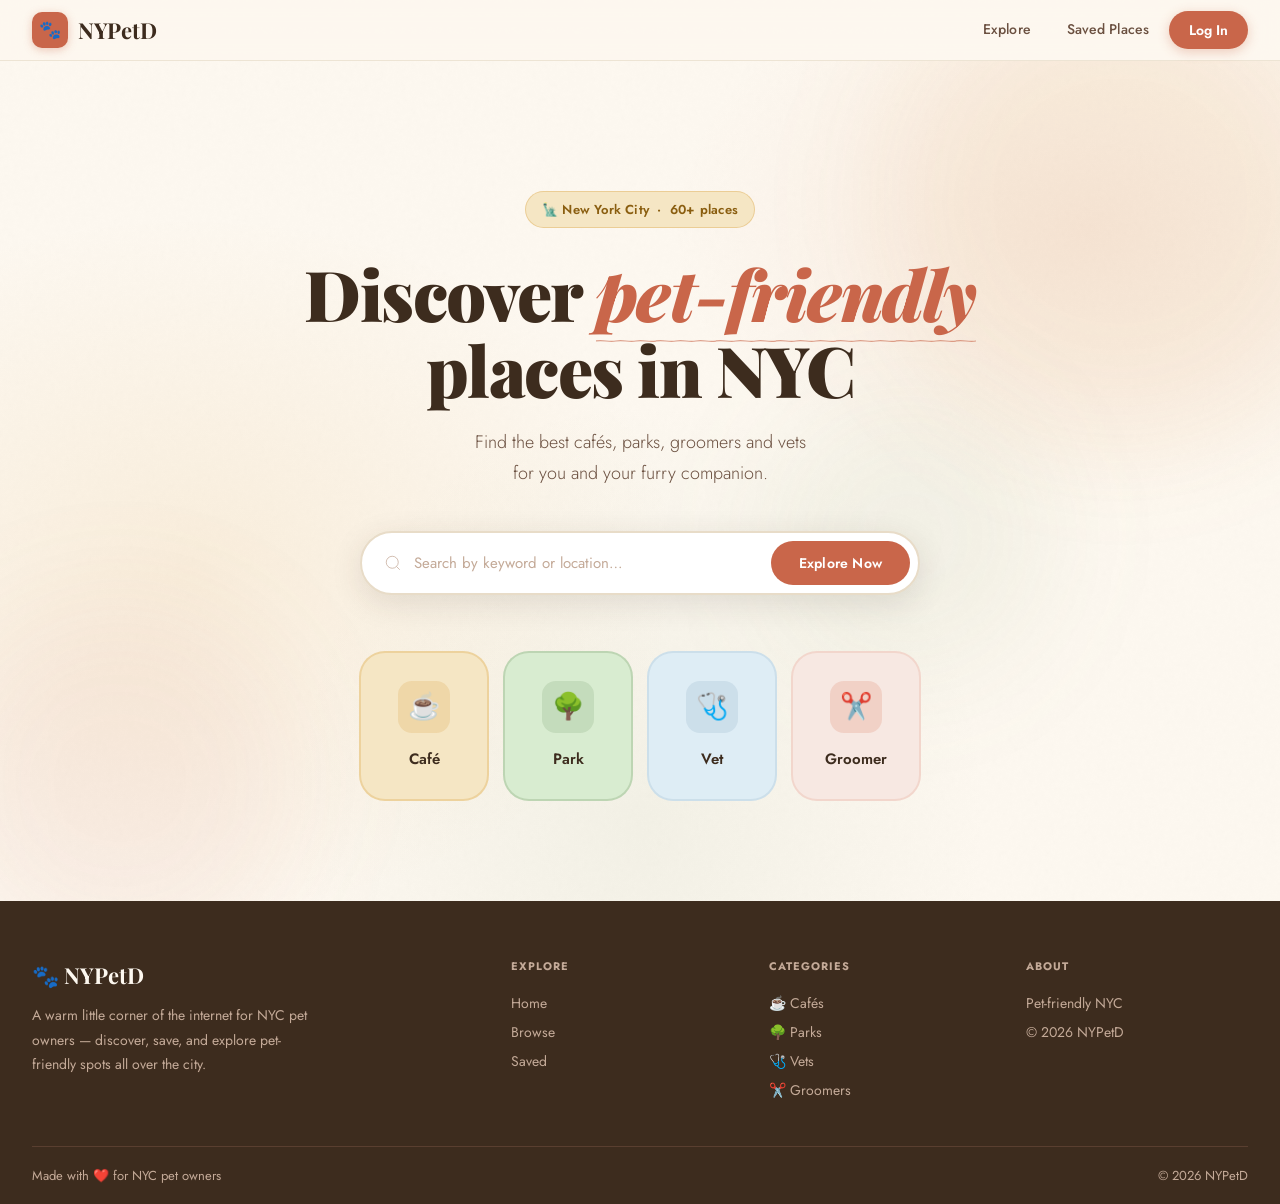
<file: index.html>
<!DOCTYPE html>
<html lang="en">
<head>
  <meta charset="UTF-8"/>
  <meta name="viewport" content="width=device-width, initial-scale=1.0"/>
  <title>NYPetD — Pet-Friendly NYC</title>
  <link rel="stylesheet" href="style.css"/>
</head>
<body>

<!-- NAV -->
<nav class="site-nav">
  <div class="nav-inner">
    <a href="index.html" class="nav-logo">
      <div class="nav-logo-icon">🐾</div>
      NYPetD
    </a>
    <div class="nav-links">
      <a href="browse.html" class="nav-link">Explore</a>
      <a href="saved.html"  class="nav-link">Saved Places</a>
      <div id="navRight"></div>
    </div>
  </div>
</nav>

<!-- HERO -->
<section class="home-hero">
  <div class="hero-bg"></div>
  <div class="hero-orb orb-1"></div>
  <div class="hero-orb orb-2"></div>
  <div class="hero-orb orb-3"></div>

  <div class="hero-content">
    <div class="hero-badge">🗽 New York City &nbsp;·&nbsp; 60+ places</div>

    <h1 class="hero-title">
      Discover <em>pet-friendly</em><br>places in NYC
    </h1>

    <p class="hero-sub">
      Find the best cafés, parks, groomers and vets<br>
      for you and your furry companion.
    </p>

    <form class="hero-search" onsubmit="goSearch(event)">
      <svg width="18" height="18" fill="none" stroke="currentColor" viewBox="0 0 24 24">
        <circle cx="11" cy="11" r="8"/><line x1="21" y1="21" x2="16.65" y2="16.65"/>
      </svg>
      <input class="hero-search-input" id="heroQ" type="text" placeholder="Search by keyword or location…" autocomplete="off"/>
      <button type="submit" class="hero-search-btn">Explore Now</button>
    </form>

    <!-- Category cards -->
    <div class="cat-grid">
      <a href="browse.html?category=Cafe" class="cat-card cat-cafe">
        <div class="cat-icon-wrap">☕</div>
        <span class="cat-label">Café</span>
      </a>
      <a href="browse.html?category=Park" class="cat-card cat-park">
        <div class="cat-icon-wrap">🌳</div>
        <span class="cat-label">Park</span>
      </a>
      <a href="browse.html?category=Vet" class="cat-card cat-vet">
        <div class="cat-icon-wrap">🩺</div>
        <span class="cat-label">Vet</span>
      </a>
      <a href="browse.html?category=Groomer" class="cat-card cat-groomer">
        <div class="cat-icon-wrap">✂️</div>
        <span class="cat-label">Groomer</span>
      </a>
    </div>
  </div>
</section>

<!-- FOOTER -->
<footer class="site-footer">
  <div class="footer-inner">
    <div class="footer-brand">
      <h3>🐾 NYPetD</h3>
      <p>A warm little corner of the internet for NYC pet owners — discover, save, and explore pet-friendly spots all over the city.</p>
    </div>
    <div class="footer-col">
      <h4>Explore</h4>
      <a href="index.html">Home</a>
      <a href="browse.html">Browse</a>
      <a href="saved.html">Saved</a>
    </div>
    <div class="footer-col">
      <h4>Categories</h4>
      <a href="browse.html?category=Cafe">☕ Cafés</a>
      <a href="browse.html?category=Park">🌳 Parks</a>
      <a href="browse.html?category=Vet">🩺 Vets</a>
      <a href="browse.html?category=Groomer">✂️ Groomers</a>
    </div>
    <div class="footer-col">
      <h4>About</h4>
      <span>Pet-friendly NYC</span>
      <span>© 2026 NYPetD</span>
    </div>
  </div>
  <div class="footer-bottom">
    <span>Made with ❤️ for NYC pet owners</span>
    <span>© 2026 NYPetD</span>
  </div>
</footer>

<!-- AUTH MODAL -->
<div class="modal-bg" id="authModal">
  <div class="modal-box">
    <button class="modal-x" onclick="closeModal()">×</button>
    <div class="modal-top">
      <div class="modal-emoji">🐾</div>
      <h2>Welcome to NYPetD</h2>
      <p>Sign in to save your favourite places</p>
    </div>
    <div class="tab-row">
      <button class="tab-btn active" data-tab="login">Sign In</button>
      <button class="tab-btn" data-tab="reg">Create Account</button>
    </div>
    <div id="loginForm" class="tab-form">
      <div class="form-f"><label>Email</label><input type="email" id="lEmail" placeholder="you@example.com"/></div>
      <div class="form-f"><label>Password</label><input type="password" id="lPass" placeholder="••••••••"/></div>
      <button class="form-sub" id="loginBtn">Sign In</button>
      <div class="form-err" id="lErr"></div>
    </div>
    <div id="regForm" class="tab-form" style="display:none">
      <div class="form-f"><label>Username</label><input type="text" id="rUser" placeholder="PupParent42"/></div>
      <div class="form-f"><label>Email</label><input type="email" id="rEmail" placeholder="you@example.com"/></div>
      <div class="form-f"><label>Password</label><input type="password" id="rPass" placeholder="Min. 6 characters"/></div>
      <button class="form-sub" id="regBtn">Create Account</button>
      <div class="form-err" id="rErr"></div>
    </div>
  </div>
</div>

<script src="data.js"></script>
<script src="demo-api.js"></script>
<script src="utils.js"></script>
<script>
function goSearch(e) {
  e.preventDefault();
  const q = document.getElementById('heroQ').value.trim();
  location.href = 'browse.html' + (q ? '?search=' + encodeURIComponent(q) : '');
}
</script>
</body>
</html>
</file>
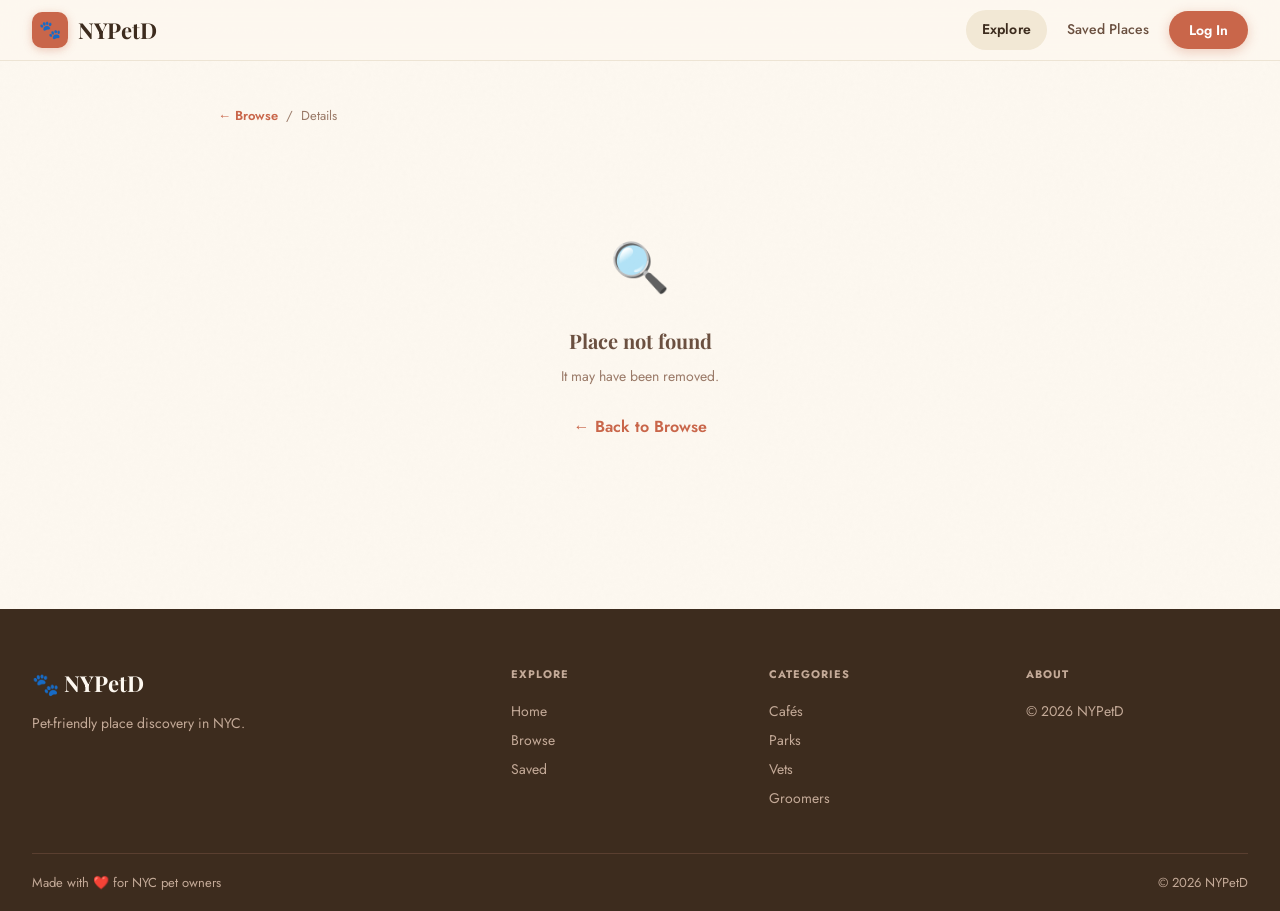
<file: detail.html>
<!DOCTYPE html>
<html lang="en">
<head>
  <meta charset="UTF-8"/>
  <meta name="viewport" content="width=device-width, initial-scale=1.0"/>
  <title>Place Details | NYPetD</title>
  <link rel="stylesheet" href="style.css"/>
</head>
<body>
<nav class="site-nav">
  <div class="nav-inner">
    <a href="index.html" class="nav-logo"><div class="nav-logo-icon">🐾</div>NYPetD</a>
    <div class="nav-links">
      <a href="browse.html" class="nav-link active">Explore</a>
      <a href="saved.html"  class="nav-link">Saved Places</a>
      <div id="navRight"></div>
    </div>
  </div>
</nav>

<main class="detail-page">
  <div class="breadcrumb">
    <a href="browse.html">← Browse</a>
    <span>/</span>
    <span id="bcCat">Details</span>
  </div>
  <div id="detailRoot">
    <div class="state-box"><div class="spin-wrap"><div class="spin"></div></div><p>Loading…</p></div>
  </div>
</main>

<footer class="site-footer">
  <div class="footer-inner">
    <div class="footer-brand"><h3>🐾 NYPetD</h3><p>Pet-friendly place discovery in NYC.</p></div>
    <div class="footer-col"><h4>Explore</h4><a href="index.html">Home</a><a href="browse.html">Browse</a><a href="saved.html">Saved</a></div>
    <div class="footer-col"><h4>Categories</h4><a href="browse.html?category=Cafe">Cafés</a><a href="browse.html?category=Park">Parks</a><a href="browse.html?category=Vet">Vets</a><a href="browse.html?category=Groomer">Groomers</a></div>
    <div class="footer-col"><h4>About</h4><span>© 2026 NYPetD</span></div>
  </div>
  <div class="footer-bottom"><span>Made with ❤️ for NYC pet owners</span><span>© 2026 NYPetD</span></div>
</footer>

<div class="modal-bg" id="authModal">
  <div class="modal-box">
    <button class="modal-x" onclick="closeModal()">×</button>
    <div class="modal-top"><div class="modal-emoji">🐾</div><h2>Sign in to Save</h2><p>Save your favourite places</p></div>
    <div class="tab-row">
      <button class="tab-btn active" data-tab="login">Sign In</button>
      <button class="tab-btn" data-tab="reg">Register</button>
    </div>
    <div id="loginForm" class="tab-form">
      <div class="form-f"><label>Email</label><input type="email" id="lEmail" placeholder="you@example.com"/></div>
      <div class="form-f"><label>Password</label><input type="password" id="lPass" placeholder="••••••••"/></div>
      <button class="form-sub" id="loginBtn">Sign In</button>
      <div class="form-err" id="lErr"></div>
    </div>
    <div id="regForm" class="tab-form" style="display:none">
      <div class="form-f"><label>Username</label><input type="text" id="rUser" placeholder="PupParent42"/></div>
      <div class="form-f"><label>Email</label><input type="email" id="rEmail" placeholder="you@example.com"/></div>
      <div class="form-f"><label>Password</label><input type="password" id="rPass" placeholder="Min. 6 characters"/></div>
      <button class="form-sub" id="regBtn">Create Account</button>
      <div class="form-err" id="rErr"></div>
    </div>
  </div>
</div>

<script src="data.js"></script>
<script src="demo-api.js"></script>
<script src="utils.js"></script>
<script>
function getBackLink() {
  const back = new URLSearchParams(location.search).get('back');
  if (back === 'map') {
    return `<a href="browse.html?view=map" onclick="restoreMapPos()" style="color:var(--terracotta);font-weight:600">← Back to Map</a>`;
  }
  return `<a href="browse.html" style="color:var(--terracotta);font-weight:600">← Back to Browse</a>`;
}

function restoreMapPos() {
}

const params   = new URLSearchParams(location.search);
const placeId  = params.get('id');
const category = params.get('category');
const root     = document.getElementById('detailRoot');
let place = null, savedId = null;

async function load() {
  if (!placeId || !category) { root.innerHTML = notFound(); return; }
  document.getElementById('bcCat').textContent = category;
  try {
    const d = await api(`/places/${category}/${placeId}`);
    place = d.data;
    let saved = false;
    if (auth.ok()) {
      try {
        const s = await api(`/saved/check?placeId=${placeId}&category=${category}`);
        saved = s.saved;
        if (saved) {
          const all = await api('/saved');
          const e = (all.data||[]).find(p=>p._id?.toString()===placeId && p.category===category);
          if (e) savedId = e.savedId;
        }
      } catch {}
    }
    render(place, saved);
  } catch(e) {
    root.innerHTML = e.status===404 ? notFound() : `<div class="state-box"><div class="state-icon">⚠️</div><h3>${e.message}</h3></div>`;
  }
}

function notFound() {
  return `<div class="state-box"><div class="state-icon">🔍</div><h3>Place not found</h3><p>It may have been removed.</p><br><a href="browse.html" style="color:var(--terracotta);font-weight:600">← Back to Browse</a></div>`;
}

const yn = v => v===true?'✅ Yes': v===false?'❌ No':'N/A';
const tile = (label, val) => val ? `<div class="info-tile"><div class="info-tile-label">${label}</div><div class="info-tile-val">${val}</div></div>` : '';

function render(p, saved) {
  const c = cfg(p.category);
  let tiles = '';
  tiles += tile('Borough', p.borough);
  tiles += tile('Rating', p.rating ? `⭐ ${p.rating} / 5` : null);
  tiles += tile('Phone', p.phone ? `<a href="tel:${p.phone}" style="color:var(--terracotta)">${p.phone}</a>` : null);
  if (p.category==='Cafe') {
    tiles += tile('Price', p.price ? `$${p.price}` : null);
    tiles += tile('Pet Policy', p.petPolicy);
    tiles += tile('Free Wifi', yn(p.freeWifi));
    tiles += tile('Outdoor Seating', yn(p.outdoorSeating));
  }
  if (p.category==='Park')    tiles += tile('Park Type', p.type);
  if (p.category==='Vet')     tiles += tile('Open 24h', yn(p.open24h));
  if (p.specialFeatures)      tiles += tile('Special Features', p.specialFeatures);

  root.innerHTML = `
    <div class="detail-card">
      <div class="detail-thumb">
        ${p.imageURL
        ? `<img src="${p.imageURL}" alt="${p.name}" style="width:100%;height:220px;object-fit:cover;border-radius:inherit;">`
        : `<div style="background:${c.thumbBg};width:100%;height:220px;display:flex;align-items:center;justify-content:center;font-size:64px;border-radius:inherit;">${c.emoji}</div>`
        }
      </div>
      <div class="detail-body">
        <span class="detail-cat-tag ${c.tag}">${c.emoji} ${p.category}</span>
        <h1 class="detail-name">${p.name}</h1>
        <div class="detail-addr">📍 ${p.address}</div>
        <div style="margin-bottom:12px">${getBackLink()}</div>
        <div class="detail-btns">
          <button class="btn-save ${saved?'saved':''}" id="saveBtn">${saved?'❤️ Saved':'🤍 Save Place'}</button>
          ${p.officialWebsite?`<a class="btn-web" href="${p.officialWebsite}" target="_blank" rel="noopener">🌐 Visit Website</a>`:''}
        </div>
      </div>
    </div>
    <div class="info-grid" style="margin-top:20px">${tiles}</div>
  `;
  document.getElementById('saveBtn').addEventListener('click', doSave);
}

async function doSave() {
  if (!auth.ok()) { openModal(); return; }
  const btn = document.getElementById('saveBtn');
  const isSaved = btn.classList.contains('saved');

  if (isSaved && savedId) {
    try {
      btn.disabled=true;
      await api(`/saved/${savedId}`, {method:'DELETE'});
      savedId=null; btn.classList.remove('saved'); btn.innerHTML='🤍 Save Place';
      toast(`${place.name} removed`);
    } catch(e) { toast(e.message||'Error','err'); }
    btn.disabled=false; return;
  }
  if (isSaved) return;

  try {
    btn.disabled=true; btn.textContent='…';
    await api('/saved',{method:'POST',body:JSON.stringify({placeId,category})});
    btn.classList.add('saved'); btn.innerHTML='❤️ Saved';
    toast(`${place.name} saved!`,'ok');
    const all = await api('/saved');
    const e=(all.data||[]).find(p=>p._id?.toString()===placeId&&p.category===category);
    if(e) savedId=e.savedId;
  } catch(e) {
    if(e.status===400){btn.classList.add('saved');btn.innerHTML='❤️ Saved';}
    else{btn.innerHTML='🤍 Save Place';toast(e.message||'Error','err');}
  }
  btn.disabled=false;
}

function onLoginSuccess() { load(); }
load();
</script>
</body>
</html>
</file>
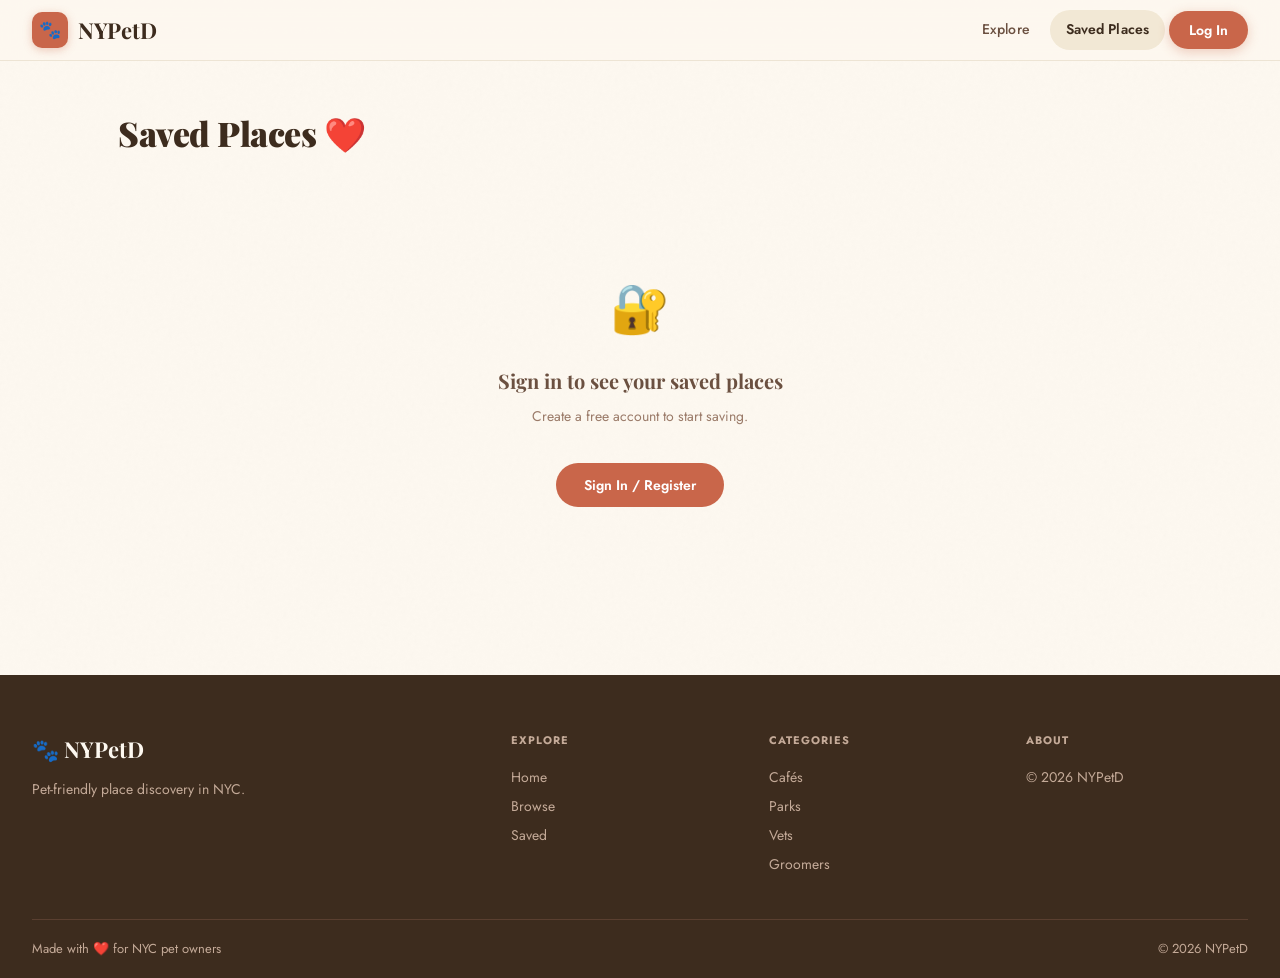
<file: saved.html>
<!DOCTYPE html>
<html lang="en">
<head>
  <meta charset="UTF-8"/>
  <meta name="viewport" content="width=device-width, initial-scale=1.0"/>
  <title>Saved Places | NYPetD</title>
  <link rel="stylesheet" href="style.css"/>
</head>
<body>
<nav class="site-nav">
  <div class="nav-inner">
    <a href="index.html" class="nav-logo"><div class="nav-logo-icon">🐾</div>NYPetD</a>
    <div class="nav-links">
      <a href="browse.html" class="nav-link">Explore</a>
      <a href="saved.html"  class="nav-link active">Saved Places</a>
      <div id="navRight"></div>
    </div>
  </div>
</nav>

<main class="saved-page">
  <h1 class="page-heading">Saved Places ❤️</h1>
  <p class="page-sub" id="savedSub">Your personal collection of pet-friendly spots.</p>
  <div class="saved-grid" id="savedGrid">
    <div style="grid-column:1/-1" class="state-box"><div class="spin-wrap"><div class="spin"></div></div><p>Loading…</p></div>
  </div>
</main>

<footer class="site-footer">
  <div class="footer-inner">
    <div class="footer-brand"><h3>🐾 NYPetD</h3><p>Pet-friendly place discovery in NYC.</p></div>
    <div class="footer-col"><h4>Explore</h4><a href="index.html">Home</a><a href="browse.html">Browse</a><a href="saved.html">Saved</a></div>
    <div class="footer-col"><h4>Categories</h4><a href="browse.html?category=Cafe">Cafés</a><a href="browse.html?category=Park">Parks</a><a href="browse.html?category=Vet">Vets</a><a href="browse.html?category=Groomer">Groomers</a></div>
    <div class="footer-col"><h4>About</h4><span>© 2026 NYPetD</span></div>
  </div>
  <div class="footer-bottom"><span>Made with ❤️ for NYC pet owners</span><span>© 2026 NYPetD</span></div>
</footer>

<div class="modal-bg" id="authModal">
  <div class="modal-box">
    <button class="modal-x" onclick="closeModal()">×</button>
    <div class="modal-top"><div class="modal-emoji">🐾</div><h2>Sign In to See Saved</h2><p>Your favourites are waiting</p></div>
    <div class="tab-row">
      <button class="tab-btn active" data-tab="login">Sign In</button>
      <button class="tab-btn" data-tab="reg">Register</button>
    </div>
    <div id="loginForm" class="tab-form">
      <div class="form-f"><label>Email</label><input type="email" id="lEmail" placeholder="you@example.com"/></div>
      <div class="form-f"><label>Password</label><input type="password" id="lPass" placeholder="••••••••"/></div>
      <button class="form-sub" id="loginBtn">Sign In</button>
      <div class="form-err" id="lErr"></div>
    </div>
    <div id="regForm" class="tab-form" style="display:none">
      <div class="form-f"><label>Username</label><input type="text" id="rUser" placeholder="PupParent42"/></div>
      <div class="form-f"><label>Email</label><input type="email" id="rEmail" placeholder="you@example.com"/></div>
      <div class="form-f"><label>Password</label><input type="password" id="rPass" placeholder="Min. 6 characters"/></div>
      <button class="form-sub" id="regBtn">Create Account</button>
      <div class="form-err" id="rErr"></div>
    </div>
  </div>
</div>

<script src="data.js"></script>
<script src="demo-api.js"></script>
<script src="utils.js"></script>
<script>
const grid = document.getElementById('savedGrid');
const sub  = document.getElementById('savedSub');

async function loadSaved() {
  grid.innerHTML = `<div style="grid-column:1/-1" class="state-box"><div class="spin-wrap"><div class="spin"></div></div><p>Loading…</p></div>`;
  if (!auth.ok()) {
    grid.innerHTML = `<div style="grid-column:1/-1" class="state-box">
      <div class="state-icon">🔐</div>
      <h3>Sign in to see your saved places</h3>
      <p>Create a free account to start saving.</p>
      <br><button onclick="openModal()" style="margin-top:8px;background:var(--terracotta);color:#fff;border:none;border-radius:var(--r-pill);padding:12px 28px;font-size:14px;font-weight:600;font-family:'Jost',sans-serif;cursor:pointer">Sign In / Register</button>
    </div>`;
    sub.textContent=''; return;
  }
  try {
    const d = await api('/saved');
    const places = d.data||[];
    sub.textContent = `${places.length} saved place${places.length!==1?'s':''}`;
    if (!places.length) {
      grid.innerHTML = `<div style="grid-column:1/-1" class="state-box">
        <div class="state-icon">🐾</div>
        <h3>No saved places yet</h3>
        <p>Browse and tap 🤍 to save places you love.</p>
        <br><a href="browse.html" style="display:inline-block;margin-top:8px;background:var(--terracotta);color:#fff;border-radius:var(--r-pill);padding:12px 28px;font-size:14px;font-weight:600;text-decoration:none">🔍 Browse Places</a>
      </div>`;
      return;
    }
    grid.innerHTML='';
    places.forEach(p=>{
      const c=cfg(p.category);
      const card=document.createElement('div');
      card.className='saved-card';
      card.innerHTML=`
        <div class="saved-card-thumb">
          ${p.imageURL
          ? `<img src="${p.imageURL}" alt="${p.name}" style="width:100%;height:120px;object-fit:cover;border-radius:inherit;">`
          : `<div style="background:${c.thumbBg};width:100%;height:120px;display:flex;align-items:center;justify-content:center;font-size:32px;border-radius:inherit;">${c.emoji}</div>`
          }
        </div>
        <div class="saved-card-body">
          <div class="saved-card-name">${p.name}</div>
          <div class="saved-card-sub">${p.category} · ${p.borough}${p.rating?` · ⭐ ${p.rating}`:''}</div>
          <div class="saved-card-btns">
            <button class="btn-remove" data-sid="${p.savedId}">Remove</button>
            <a class="btn-view" href="detail.html?id=${p._id}&category=${p.category}">Details →</a>
          </div>
        </div>`;
      card.querySelector('.btn-remove').addEventListener('click', async e=>{
        const sid=e.currentTarget.dataset.sid;
        e.currentTarget.disabled=true; e.currentTarget.textContent='…';
        try{
          await api(`/saved/${sid}`,{method:'DELETE'});
          toast(`${p.name} removed`);
          loadSaved();
        }catch(err){
          toast(err.message||'Error','err');
          e.currentTarget.disabled=false; e.currentTarget.textContent='Remove';
        }
      });
      grid.appendChild(card);
    });
  } catch(e) {
    grid.innerHTML=`<div style="grid-column:1/-1" class="state-box"><div class="state-icon">😿</div><h3>${e.message||'Error'}</h3></div>`;
  }
}

function onLoginSuccess() { loadSaved(); }
function onLogout()        { loadSaved(); }
loadSaved();
</script>
</body>
</html>
</file>
<file: style.css>
@import url('https://fonts.googleapis.com/css2?family=Playfair+Display:ital,wght@0,500;0,700;0,900;1,500;1,700&family=Jost:wght@300;400;500;600&display=swap');

/* ═══════════════════════════════════════════════════════════════
   DESIGN TOKENS — Warm Autumn Café palette
   ═══════════════════════════════════════════════════════════════ */
:root {
  /* Core palette */
  --cream:       #fdf8f0;
  --cream-2:     #f9f1e3;
  --cream-3:     #f2e8d5;
  --parchment:   #e8dcc8;

  --terracotta:  #c9664a;
  --terra-light: #e8896e;
  --terra-muted: #d4876d;
  --terra-dark:  #a34f38;

  --moss:        #6b8f5e;
  --moss-light:  #8aaa7c;
  --moss-muted:  #a8c49c;
  --moss-pale:   #d8ecd0;

  --honey:       #d4922a;
  --honey-pale:  #f5e6c4;

  --blush:       #e8b4a4;
  --blush-pale:  #f7e8e2;

  --sky-warm:    #a8c4d4;
  --sky-pale:    #deedf5;

  --bark:        #3d2c1e;
  --bark-mid:    #6b5040;
  --bark-soft:   #9a7a68;
  --bark-muted:  #c4aa98;

  /* Semantic */
  --bg:          #fdf6ee;
  --bg-raised:   #ffffff;
  --bg-sidebar:  var(--cream-2);
  --border:      var(--parchment);
  --border-soft: #ede4d4;
  --text-1:      var(--bark);
  --text-2:      var(--bark-mid);
  --text-3:      var(--bark-soft);
  --text-4:      var(--bark-muted);
  --accent:      #e8a87c;
  --accent-lt:   var(--terra-light);

  /* Shadows — warm tinted */
  --shadow-xs: 0 1px 3px rgba(61,44,30,0.06);
  --shadow-sm: 0 3px 12px rgba(61,44,30,0.08);
  --shadow-md: 0 8px 32px rgba(61,44,30,0.12);
  --shadow-lg: 0 20px 60px rgba(61,44,30,0.15);
  --shadow-inset: inset 0 1px 4px rgba(61,44,30,0.06);

  /* Radius */
  --r-xs:   6px;
  --r-sm:   12px;
  --r-md:   18px;
  --r-lg:   26px;
  --r-xl:   36px;
  --r-pill: 999px;
}

/* ═══════════════════════════════════════════════════════════════
   BASE
   ═══════════════════════════════════════════════════════════════ */
*, *::before, *::after { box-sizing: border-box; margin: 0; padding: 0; }
html { scroll-behavior: smooth; -webkit-font-smoothing: antialiased; }

body {
  font-family: 'Jost', sans-serif;
  background: var(--cream);
  color: var(--text-1);
  line-height: 1.65;
  min-height: 100vh;
  /* Subtle warm noise texture */
  background-image:
    url("data:image/svg+xml,%3Csvg viewBox='0 0 256 256' xmlns='http://www.w3.org/2000/svg'%3E%3Cfilter id='noise'%3E%3CfeTurbulence type='fractalNoise' baseFrequency='0.9' numOctaves='4' stitchTiles='stitch'/%3E%3CfeColorMatrix type='saturate' values='0'/%3E%3C/filter%3E%3Crect width='100%25' height='100%25' filter='url(%23noise)' opacity='0.025'/%3E%3C/svg%3E");
}

a { text-decoration: none; color: inherit; }
button { font-family: 'Jost', sans-serif; cursor: pointer; }
img { display: block; max-width: 100%; }

/* ═══════════════════════════════════════════════════════════════
   NAVIGATION
   ═══════════════════════════════════════════════════════════════ */
.site-nav {
  position: sticky;
  top: 0;
  z-index: 200;
  background: rgba(253,248,240,0.88);
  backdrop-filter: blur(20px) saturate(1.4);
  border-bottom: 1.5px solid var(--border-soft);
  padding: 0 32px;
}

.nav-inner {
  max-width: 1320px;
  margin: 0 auto;
  height: 60px;
  display: flex;
  align-items: center;
  justify-content: space-between;
}

.nav-logo {
  display: flex;
  align-items: center;
  gap: 10px;
  font-family: 'Playfair Display', serif;
  font-size: 22px;
  font-weight: 700;
  color: var(--bark);
  letter-spacing: -0.3px;
}

.nav-logo-icon {
  width: 36px; height: 36px;
  background: var(--terracotta);
  border-radius: 10px;
  display: flex;
  align-items: center;
  justify-content: center;
  font-size: 18px;
  box-shadow: 0 2px 8px rgba(201,102,74,0.35);
}


.nav-links { display: flex; align-items: center; gap: 4px; }

.nav-link {
  font-size: 14px;
  font-weight: 500;
  color: var(--text-2);
  padding: 8px 16px;
  border-radius: var(--r-pill);
  border: none;
  background: transparent;
  transition: all 0.2s;
  letter-spacing: 0.1px;
}
.nav-link:hover  { color: var(--text-1); background: var(--cream-3); }
.nav-link.active { color: var(--bark); background: var(--cream-3); font-weight: 600; }

.nav-signin {
  background: var(--terracotta);
  color: #fff !important;
  padding: 9px 20px;
  border-radius: var(--r-pill);
  font-size: 14px;
  font-weight: 600;
  border: none;
  box-shadow: 0 3px 12px rgba(201,102,74,0.32);
  transition: all 0.2s;
}
.nav-signin:hover { background: var(--terra-dark); transform: translateY(-1px); box-shadow: 0 5px 16px rgba(201,102,74,0.4); }

.nav-user-row { display: flex; align-items: center; gap: 10px; }
.nav-avatar {
  width: 32px; height: 32px;
  border-radius: 50%;
  background: linear-gradient(135deg, var(--terracotta), var(--honey));
  color: #fff;
  font-size: 13px;
  font-weight: 700;
  display: flex;
  align-items: center;
  justify-content: center;
}
.nav-username { font-size: 14px; font-weight: 500; color: var(--text-2); }
.nav-logout {
  font-size: 13px;
  color: var(--text-3);
  background: none;
  border: 1.5px solid var(--border);
  border-radius: var(--r-pill);
  padding: 6px 14px;
  transition: all 0.2s;
}
.nav-logout:hover { color: var(--text-1); border-color: var(--bark-muted); }

/* ═══════════════════════════════════════════════════════════════
   HOME HERO
   ═══════════════════════════════════════════════════════════════ */
.home-hero {
  position: relative;
  padding: 90px 32px 60px;
  overflow: hidden;
  min-height: calc(100vh - 60px);
  display: flex;
  flex-direction: column;
  align-items: center;
  justify-content: center;
  border-bottom: none;
}

/* Warm gradient mesh background */
.hero-bg {
  position: absolute;
  inset: 0;
  pointer-events: none;
  background:
    radial-gradient(ellipse 700px 500px at 15% 60%, rgba(212,146,42,0.10) 0%, transparent 70%),
    radial-gradient(ellipse 600px 400px at 85% 20%, rgba(201,102,74,0.09) 0%, transparent 70%),
    radial-gradient(ellipse 500px 600px at 50% 90%, rgba(107,143,94,0.07) 0%, transparent 70%);
}

/* Soft decorative circles */
.hero-orb {
  position: absolute;
  border-radius: 50%;
  filter: blur(60px);
  pointer-events: none;
}
.orb-1 { width: 480px; height: 480px; background: rgba(212,146,42,0.08);  top: -100px; right: -80px; }
.orb-2 { width: 360px; height: 360px; background: rgba(201,102,74,0.07);  bottom: -60px; left: -60px; }
.orb-3 { width: 280px; height: 280px; background: rgba(107,143,94,0.07);  top: 40%; left: 60%; }

.hero-content {
  position: relative;
  z-index: 1;
  text-align: center;
  max-width: 740px;
  width: 100%;
}

/* Floating badge */
.hero-badge {
  display: inline-flex;
  align-items: center;
  gap: 7px;
  background: var(--honey-pale);
  border: 1.5px solid rgba(212,146,42,0.3);
  color: #8a5e10;
  font-size: 13px;
  font-weight: 600;
  padding: 7px 16px;
  border-radius: var(--r-pill);
  margin-bottom: 28px;
  letter-spacing: 0.2px;
  animation: floatIn 0.6s ease both;
}

@keyframes floatIn {
  from { opacity: 0; transform: translateY(12px); }
  to   { opacity: 1; transform: translateY(0); }
}

.hero-title {
  font-family: 'Playfair Display', serif;
  font-size: clamp(40px, 6vw, 70px);
  font-weight: 900;
  line-height: 1.08;
  color: var(--bark);
  margin-bottom: 20px;
  letter-spacing: -1.5px;
  animation: floatIn 0.7s ease 0.1s both;
}

.hero-title em {
  font-style: italic;
  color: var(--terracotta);
  position: relative;
}

/* Squiggly underline */
.hero-title em::after {
  content: '';
  position: absolute;
  bottom: -4px;
  left: 0; right: 0;
  height: 6px;
  background-image: url("data:image/svg+xml,%3Csvg xmlns='http://www.w3.org/2000/svg' viewBox='0 0 120 8'%3E%3Cpath d='M0,4 C15,1 25,7 40,4 C55,1 65,7 80,4 C95,1 105,7 120,4' fill='none' stroke='%23c9664a' stroke-width='2.5' stroke-linecap='round'/%3E%3C/svg%3E");
  background-repeat: repeat-x;
  background-size: 60px 6px;
  opacity: 0.6;
}

.hero-sub {
  font-size: 18px;
  font-weight: 300;
  color: var(--text-2);
  margin-bottom: 42px;
  line-height: 1.7;
  animation: floatIn 0.7s ease 0.2s both;
}

/* Search bar */
.hero-search {
  display: flex;
  align-items: center;
  background: var(--bg-raised);
  border: 2px solid var(--border);
  border-radius: var(--r-pill);
  padding: 8px 8px 8px 22px;
  box-shadow: var(--shadow-md);
  gap: 12px;
  max-width: 560px;
  margin: 0 auto 56px;
  transition: border-color 0.2s, box-shadow 0.2s;
  animation: floatIn 0.7s ease 0.3s both;
}
.hero-search:focus-within {
  border-color: var(--terracotta);
  box-shadow: 0 8px 36px rgba(61,44,30,0.14);
}
.hero-search svg { color: var(--text-4); flex-shrink: 0; }
.hero-search-input {
  flex: 1;
  border: none;
  outline: none;
  font-size: 15px;
  font-family: 'Jost', sans-serif;
  color: var(--text-1);
  background: transparent;
}
.hero-search-input::placeholder { color: var(--text-4); }
.hero-search-btn {
  background: var(--terracotta);
  color: #fff;
  border: none;
  border-radius: var(--r-pill);
  padding: 12px 28px;
  font-size: 14px;
  font-weight: 600;
  letter-spacing: 0.2px;
  transition: background 0.2s, transform 0.2s;
  white-space: nowrap;
}
.hero-search-btn:hover { background: var(--terra-dark); transform: scale(1.03); }

/* Category cards */
.cat-grid {
  display: flex;
  gap: 14px;
  justify-content: center;
  flex-wrap: wrap;
  animation: floatIn 0.7s ease 0.4s both;
}

.cat-card {
  display: flex;
  flex-direction: column;
  align-items: center;
  gap: 14px;
  padding: 28px 30px;
  border-radius: var(--r-lg);
  border: 2px solid transparent;
  cursor: pointer;
  text-decoration: none;
  transition: transform 0.25s cubic-bezier(.34,1.56,.64,1), box-shadow 0.25s;
  min-width: 130px;
  position: relative;
  overflow: hidden;
}
.cat-card::before {
  content: '';
  position: absolute;
  inset: 0;
  border-radius: inherit;
  opacity: 0;
  transition: opacity 0.2s;
}
.cat-card:hover { transform: translateY(-5px) scale(1.03); }
.cat-card:hover::before { opacity: 1; }

.cat-cafe    { background: var(--honey-pale);  border-color: rgba(212,146,42,0.25); }
.cat-park    { background: var(--moss-pale);   border-color: rgba(107,143,94,0.25); }
.cat-vet     { background: var(--sky-pale);    border-color: rgba(168,196,212,0.35); }
.cat-groomer { background: var(--blush-pale);  border-color: rgba(232,180,164,0.35); }

.cat-cafe:hover    { box-shadow: 0 12px 36px rgba(212,146,42,0.2); }
.cat-park:hover    { box-shadow: 0 12px 36px rgba(107,143,94,0.2); }
.cat-vet:hover     { box-shadow: 0 12px 36px rgba(168,196,212,0.3); }
.cat-groomer:hover { box-shadow: 0 12px 36px rgba(232,180,164,0.3); }

.cat-icon-wrap {
  width: 52px; height: 52px;
  border-radius: 14px;
  display: flex;
  align-items: center;
  justify-content: center;
  font-size: 26px;
}
.cat-cafe    .cat-icon-wrap { background: rgba(212,146,42,0.18); }
.cat-park    .cat-icon-wrap { background: rgba(107,143,94,0.18); }
.cat-vet     .cat-icon-wrap { background: rgba(168,196,212,0.35); }
.cat-groomer .cat-icon-wrap { background: rgba(232,180,164,0.45); }

.cat-label { font-size: 15px; font-weight: 600; color: var(--bark); }

/* ═══════════════════════════════════════════════════════════════
   BROWSE LAYOUT
   ═══════════════════════════════════════════════════════════════ */
.browse-shell {
  display: flex;
  max-width: 1320px;
  margin: 0 auto;
  min-height: calc(100vh - 60px);
}

/* ── Sidebar ──────────────────────────────────────────────────── */
.sidebar {
  width: 272px;
  flex-shrink: 0;
  background: var(--cream-2);
  border-right: 1.5px solid var(--border-soft);
  padding: 28px 22px;
  position: sticky;
  top: 60px;
  height: calc(100vh - 60px);
  overflow-y: auto;
}

.sidebar-heading {
  font-family: 'Playfair Display', serif;
  font-size: 24px;
  font-weight: 700;
  color: var(--bark);
  margin-bottom: 28px;
  letter-spacing: -0.3px;
}

.filter-group { margin-bottom: 26px; }
.filter-group-title {
  font-size: 11px;
  font-weight: 700;
  text-transform: uppercase;
  letter-spacing: 1.2px;
  color: var(--text-3);
  margin-bottom: 10px;
}

.check-row {
  display: flex;
  align-items: center;
  gap: 10px;
  padding: 8px 10px;
  border-radius: var(--r-sm);
  cursor: pointer;
  transition: background 0.15s;
  margin-bottom: 2px;
}
.check-row:hover { background: var(--cream-3); }

.check-row input[type="checkbox"] {
  width: 18px; height: 18px;
  border-radius: 5px;
  accent-color: var(--terracotta);
  cursor: pointer;
  flex-shrink: 0;
}
.check-row label {
  font-size: 14.5px;
  font-weight: 400;
  color: var(--text-2);
  cursor: pointer;
  line-height: 1;
}

.filter-rule {
  height: 1px;
  background: var(--border-soft);
  margin: 8px 0 22px;
}

/* ── Main content ─────────────────────────────────────────────── */
.browse-main {
  flex: 1;
  display: flex;
  flex-direction: column;
  min-width: 0;
}

.browse-topbar {
  position: sticky;
  top: 60px;
  z-index: 100;
  background: rgba(253,248,240,0.9);
  backdrop-filter: blur(14px);
  border-bottom: 1.5px solid var(--border-soft);
  padding: 12px 28px;
  display: flex;
  align-items: center;
  gap: 12px;
}

.search-pill {
  flex: 1;
  display: flex;
  align-items: center;
  gap: 10px;
  background: var(--bg-raised);
  border: 1.5px solid var(--border);
  border-radius: var(--r-pill);
  padding: 10px 18px;
  transition: border-color 0.2s, box-shadow 0.2s;
}
.search-pill:focus-within {
  border-color: var(--terracotta);
  box-shadow: 0 0 0 3px rgba(201,102,74,0.1);
}
.search-pill svg { color: var(--text-4); flex-shrink: 0; }
.search-pill input {
  flex: 1;
  border: none;
  outline: none;
  font-size: 14px;
  font-family: 'Jost', sans-serif;
  color: var(--text-1);
  background: transparent;
}
.search-pill input::placeholder { color: var(--text-4); }

.view-toggle {
  display: flex;
  background: var(--cream-3);
  border-radius: var(--r-pill);
  padding: 3px;
  gap: 2px;
  flex-shrink: 0;
}
.view-btn {
  padding: 7px 18px;
  font-size: 13px;
  font-weight: 600;
  border: none;
  border-radius: var(--r-pill);
  background: transparent;
  color: var(--text-3);
  transition: all 0.18s;
}
.view-btn.active { background: var(--bg-raised); color: var(--bark); box-shadow: var(--shadow-xs); }

/* Filter pills strip */
.pills-bar {
  display: flex;
  flex-wrap: wrap;
  gap: 8px;
  padding: 10px 28px;
  border-bottom: 1px solid var(--border-soft);
  background: var(--cream-2);
  min-height: 0;
}
.pills-bar:empty { display: none; }

.f-pill {
  display: inline-flex;
  align-items: center;
  gap: 6px;
  background: var(--honey-pale);
  border: 1.5px solid rgba(212,146,42,0.25);
  color: #7a5010;
  border-radius: var(--r-pill);
  padding: 5px 13px;
  font-size: 13px;
  font-weight: 600;
}
.f-pill-x {
  cursor: pointer;
  opacity: 0.6;
  font-size: 15px;
  line-height: 1;
  transition: opacity 0.15s;
}
.f-pill-x:hover { opacity: 1; }

/* Result count + sort */
.results-bar {
  display: flex;
  align-items: center;
  justify-content: space-between;
  padding: 12px 28px;
  flex-wrap: wrap;
  gap: 10px;
}
.results-count { font-size: 13px; color: var(--text-3); font-weight: 500; }
.sort-wrap { display: flex; align-items: center; gap: 8px; }
.sort-label { font-size: 13px; color: var(--text-4); }
.sort-sel {
  font-size: 13px;
  font-family: 'Jost', sans-serif;
  border: 1.5px solid var(--border);
  border-radius: var(--r-pill);
  padding: 6px 14px;
  background: var(--bg-raised);
  color: var(--text-2);
  outline: none;
  cursor: pointer;
  transition: border-color 0.2s;
}
.sort-sel:focus { border-color: var(--terracotta); }

/* ── List view ────────────────────────────────────────────────── */
.list-area {
  flex: 1;
  overflow-y: auto;
}
.list-area.hidden { display: none; }

.places-list {
  padding: 16px 28px 60px;
  display: flex;
  flex-direction: column;
  gap: 10px;
}

/* THE card — warm, tactile */

.place-row {
  display: flex;
  align-items: stretch;
  gap: 0;
  background: var(--bg-raised);
  border: 1.5px solid var(--border-soft);
  border-radius: var(--r-lg);
  overflow: hidden;
  cursor: pointer;
  transition: transform 0.22s cubic-bezier(.34,1.2,.64,1), box-shadow 0.22s, border-color 0.2s;
  box-shadow: var(--shadow-xs);
}
.place-row:hover {
  transform: translateY(-3px);
  box-shadow: 0 4px 16px rgba(201, 102, 74, 0.1);
  border-color: #e8a87c;
}

/* Left color accent strip */
.place-row-accent {
  width: 5px;
  flex-shrink: 0;
  border-radius: 0;
}
.accent-cafe    { background: linear-gradient(180deg, var(--honey), var(--terra-muted)); }
.accent-park    { background: linear-gradient(180deg, var(--moss), var(--moss-light)); }
.accent-vet     { background: linear-gradient(180deg, var(--sky-warm), #7ab0cc); }
.accent-groomer { background: linear-gradient(180deg, var(--blush), #d4928a); }

.place-row-thumb {
  width: 96px;
  min-height: 96px;
  flex-shrink: 0;
  display: flex;
  align-items: center;
  justify-content: center;
  font-size: 38px;
  background: var(--cream-2);
}

.place-row-body {
  flex: 1;
  padding: 18px 16px;
  min-width: 0;
  display: flex;
  flex-direction: column;
  justify-content: center;
}

.place-row-name {
  font-family: 'Playfair Display', serif;
  font-size: 18px;
  font-weight: 700;
  color: var(--bark);
  margin-bottom: 3px;
  white-space: nowrap;
  overflow: hidden;
  text-overflow: ellipsis;
}

.place-row-sub {
  font-size: 13px;
  color: var(--text-3);
  margin-bottom: 8px;
  font-weight: 400;
}

.place-row-meta {
  display: flex;
  flex-wrap: wrap;
  align-items: center;
  gap: 8px;
  font-size: 13px;
}

.meta-star { color: #d4922a; }
.meta-price { color: var(--text-3); }
.meta-tag {
  background: var(--cream-3);
  color: var(--text-2);
  border-radius: var(--r-pill);
  padding: 2px 10px;
  font-size: 12px;
  font-weight: 500;
  border: 1px solid var(--border-soft);
}

.place-row-desc {
  margin-top: 5px;
  font-size: 13px;
  color: var(--text-3);
  font-weight: 300;
  white-space: nowrap;
  overflow: hidden;
  text-overflow: ellipsis;
}

.place-row-save {
  flex-shrink: 0;
  align-self: center;
  padding: 12px 18px;
  background: none;
  border: none;
  font-size: 22px;
  cursor: pointer;
  transition: transform 0.2s;
  line-height: 1;
  color: var(--parchment);
}
.place-row-save:hover { transform: scale(1.2); color: #e74c3c; }
.place-row-save.saved { color: #e74c3c; }

/* ── Map container ────────────────────────────────────────────── */
.map-area {
  flex: 1;
  position: relative;
  display: none;
}
.map-area.active { display: block; }
#mapView { position: absolute; inset: 0; z-index: 1; }

/* ── States ───────────────────────────────────────────────────── */
.state-box {
  padding: 72px 28px;
  text-align: center;
  color: var(--text-3);
}
.state-icon { font-size: 48px; margin-bottom: 16px; }
.state-box h3 {
  font-family: 'Playfair Display', serif;
  font-size: 20px;
  color: var(--text-2);
  margin-bottom: 8px;
}
.state-box p { font-size: 14px; }

.spin-wrap { margin-bottom: 16px; }
.spin {
  display: inline-block;
  width: 36px; height: 36px;
  border: 3px solid var(--border);
  border-top-color: var(--terracotta);
  border-radius: 50%;
  animation: spin 0.8s linear infinite;
}
@keyframes spin { to { transform: rotate(360deg); } }

/* ═══════════════════════════════════════════════════════════════
   DETAIL PAGE
   ═══════════════════════════════════════════════════════════════ */
.detail-page {
  max-width: 900px;
  margin: 0 auto;
  padding: 44px 28px 96px;
}

.breadcrumb {
  display: flex;
  align-items: center;
  gap: 8px;
  font-size: 13px;
  color: var(--text-3);
  margin-bottom: 30px;
}
.breadcrumb a { color: var(--terracotta); font-weight: 600; }
.breadcrumb a:hover { text-decoration: underline; }

.detail-card {
  background: var(--bg-raised);
  border: 1.5px solid var(--border-soft);
  border-radius: var(--r-xl);
  overflow: hidden;
  box-shadow: var(--shadow-sm);
  margin-bottom: 20px;
}

.detail-thumb {
  height: 220px;
  display: flex;
  align-items: center;
  justify-content: center;
  font-size: 88px;
  position: relative;
}

/* Warm gradient overlay */
.detail-thumb::after {
  content: '';
  position: absolute;
  bottom: 0; left: 0; right: 0;
  height: 80px;
  background: linear-gradient(to top, var(--bg-raised), transparent);
}

.detail-body { padding: 28px 36px 36px; }

.detail-cat-tag {
  display: inline-flex;
  align-items: center;
  gap: 6px;
  font-size: 12px;
  font-weight: 600;
  text-transform: uppercase;
  letter-spacing: 0.8px;
  padding: 5px 14px;
  border-radius: var(--r-pill);
  margin-bottom: 14px;
}
.tag-cafe    { background: var(--honey-pale);  color: #7a5010; }
.tag-groomer { background: var(--blush-pale);  color: #8a3a30; }
.tag-park    { background: var(--moss-pale);   color: #3a6030; }
.tag-vet     { background: var(--sky-pale);    color: #2a5070; }

.detail-name {
  font-family: 'Playfair Display', serif;
  font-size: 32px;
  font-weight: 900;
  color: var(--bark);
  line-height: 1.15;
  letter-spacing: -0.5px;
  margin-bottom: 8px;
}
.detail-addr {
  font-size: 15px;
  color: var(--text-3);
  margin-bottom: 24px;
  display: flex;
  align-items: flex-start;
  gap: 6px;
}

.detail-btns { display: flex; gap: 12px; flex-wrap: wrap; }

.btn-save {
  display: inline-flex;
  align-items: center;
  gap: 8px;
  padding: 12px 24px;
  border-radius: var(--r-pill);
  font-size: 14px;
  font-weight: 600;
  border: 2px solid var(--border);
  background: transparent;
  color: var(--text-2);
  transition: all 0.2s;
}
.btn-save:hover { border-color: #e74c3c; color: #e74c3c; }
.btn-save.saved { background: #fff0f0; border-color: #e74c3c; color: #e74c3c; }

.btn-web {
  display: inline-flex;
  align-items: center;
  gap: 8px;
  padding: 12px 24px;
  border-radius: var(--r-pill);
  font-size: 14px;
  font-weight: 600;
  background: var(--terracotta);
  color: #fff;
  border: none;
  box-shadow: 0 4px 14px rgba(201,102,74,0.3);
  transition: all 0.2s;
}
.btn-web:hover { background: var(--terra-dark); transform: translateY(-1px); }

.info-grid {
  display: grid;
  grid-template-columns: repeat(auto-fill, minmax(200px, 1fr));
  gap: 12px;
}

.info-tile {
  background: var(--cream-2);
  border: 1.5px solid var(--border-soft);
  border-radius: var(--r-md);
  padding: 16px 18px;
  box-shadow: var(--shadow-inset);
}
.info-tile-label {
  font-size: 10px;
  font-weight: 700;
  text-transform: uppercase;
  letter-spacing: 1px;
  color: var(--text-4);
  margin-bottom: 7px;
}
.info-tile-val {
  font-size: 15px;
  font-weight: 600;
  color: var(--bark);
}

/* ═══════════════════════════════════════════════════════════════
   SAVED PAGE
   ═══════════════════════════════════════════════════════════════ */
.saved-page { max-width: 1100px; margin: 0 auto; padding: 44px 28px 96px; }

.page-heading {
  font-family: 'Playfair Display', serif;
  font-size: 34px;
  font-weight: 900;
  color: var(--bark);
  letter-spacing: -0.5px;
  margin-bottom: 8px;
}
.page-sub { font-size: 15px; color: var(--text-3); margin-bottom: 36px; }

.saved-grid {
  display: grid;
  grid-template-columns: repeat(auto-fill, minmax(290px, 1fr));
  gap: 18px;
}

.saved-card {
  background: var(--bg-raised);
  border: 1.5px solid var(--border-soft);
  border-radius: var(--r-lg);
  overflow: hidden;
  transition: transform 0.22s, box-shadow 0.22s;
  box-shadow: var(--shadow-xs);
}
.saved-card:hover { transform: translateY(-3px); box-shadow: var(--shadow-md); }

.saved-card-thumb {
  height: 120px;
  display: flex;
  align-items: center;
  justify-content: center;
  font-size: 48px;
}

.saved-card-body { padding: 16px 20px; }
.saved-card-name { font-family: 'Playfair Display', serif; font-size: 17px; font-weight: 700; color: var(--bark); margin-bottom: 4px; }
.saved-card-sub  { font-size: 13px; color: var(--text-3); margin-bottom: 14px; }
.saved-card-btns { display: flex; gap: 8px; }

.btn-remove {
  flex: 1;
  padding: 9px;
  font-size: 13px;
  font-weight: 600;
  border-radius: var(--r-sm);
  border: 1.5px solid var(--border);
  background: transparent;
  color: var(--text-3);
  transition: all 0.18s;
}
.btn-remove:hover { border-color: #c0392b; color: #c0392b; background: #fff5f5; }

.btn-view {
  flex: 1;
  padding: 9px;
  font-size: 13px;
  font-weight: 600;
  border-radius: var(--r-sm);
  border: none;
  background: var(--terracotta);
  color: #fff;
  text-align: center;
  display: flex;
  align-items: center;
  justify-content: center;
  transition: background 0.18s;
}
.btn-view:hover { background: var(--terra-dark); }

/* ═══════════════════════════════════════════════════════════════
   AUTH MODAL
   ═══════════════════════════════════════════════════════════════ */
.modal-bg {
  position: fixed;
  inset: 0;
  background: rgba(61,44,30,0.4);
  backdrop-filter: blur(6px);
  z-index: 900;
  display: flex;
  align-items: center;
  justify-content: center;
  padding: 24px;
  opacity: 0;
  pointer-events: none;
  transition: opacity 0.22s;
}
.modal-bg.open { opacity: 1; pointer-events: all; }

.modal-box {
  background: var(--bg-raised);
  border-radius: var(--r-xl);
  padding: 40px;
  width: 100%;
  max-width: 400px;
  box-shadow: var(--shadow-lg);
  transform: translateY(16px) scale(0.98);
  transition: transform 0.22s;
  position: relative;
}
.modal-bg.open .modal-box { transform: translateY(0) scale(1); }

.modal-x {
  position: absolute;
  top: 18px; right: 20px;
  background: var(--cream-2);
  border: none;
  width: 30px; height: 30px;
  border-radius: 50%;
  font-size: 16px;
  color: var(--text-3);
  line-height: 1;
  transition: background 0.15s, color 0.15s;
}
.modal-x:hover { background: var(--cream-3); color: var(--text-1); }

.modal-top { text-align: center; margin-bottom: 26px; }
.modal-emoji { font-size: 44px; margin-bottom: 12px; }
.modal-top h2 { font-family: 'Playfair Display', serif; font-size: 24px; color: var(--bark); margin-bottom: 5px; }
.modal-top p  { font-size: 14px; color: var(--text-3); }

.tab-row {
  display: flex;
  background: var(--cream-2);
  border-radius: var(--r-pill);
  padding: 3px;
  margin-bottom: 22px;
}
.tab-btn {
  flex: 1;
  padding: 9px;
  font-size: 14px;
  font-weight: 600;
  border: none;
  border-radius: var(--r-pill);
  background: transparent;
  color: var(--text-3);
  transition: all 0.18s;
}
.tab-btn.active { background: var(--bg-raised); color: var(--bark); box-shadow: var(--shadow-xs); }

.form-f { margin-bottom: 14px; }
.form-f label { display: block; font-size: 13px; font-weight: 600; color: var(--text-2); margin-bottom: 5px; }
.form-f input {
  width: 100%;
  padding: 12px 16px;
  border: 2px solid var(--border);
  border-radius: var(--r-sm);
  font-size: 14px;
  font-family: 'Jost', sans-serif;
  background: var(--cream-2);
  color: var(--text-1);
  outline: none;
  transition: border-color 0.2s, box-shadow 0.2s;
}
.form-f input:focus {
  border-color: var(--terracotta);
  background: var(--bg-raised);
  box-shadow: 0 0 0 3px rgba(201,102,74,0.1);
}

.form-sub {
  width: 100%;
  padding: 13px;
  background: var(--terracotta);
  color: #fff;
  border: none;
  border-radius: var(--r-pill);
  font-size: 15px;
  font-weight: 600;
  margin-top: 4px;
  box-shadow: 0 4px 16px rgba(201,102,74,0.32);
  transition: background 0.2s, transform 0.15s;
}
.form-sub:hover { background: var(--terra-dark); transform: scale(1.01); }

.form-err {
  font-size: 13px;
  color: #c0392b;
  text-align: center;
  margin-top: 10px;
  display: none;
}
.form-err.show { display: block; }

/* ═══════════════════════════════════════════════════════════════
   TOAST
   ═══════════════════════════════════════════════════════════════ */
.toast-stack {
  position: fixed;
  bottom: 28px;
  right: 28px;
  z-index: 9999;
  display: flex;
  flex-direction: column;
  gap: 9px;
}

.toast {
  background: var(--bark);
  color: var(--cream);
  padding: 12px 20px;
  border-radius: var(--r-md);
  font-size: 14px;
  font-weight: 500;
  box-shadow: var(--shadow-md);
  display: flex;
  align-items: center;
  gap: 9px;
  max-width: 300px;
  border-left: 4px solid var(--terra-muted);
  animation: tIn 0.28s ease, tOut 0.3s ease 2.7s forwards;
}
.toast.ok  { border-left-color: var(--moss); }
.toast.err { border-left-color: var(--terracotta); }

@keyframes tIn  { from { opacity:0; transform:translateX(24px); } to { opacity:1; transform:none; } }
@keyframes tOut { to   { opacity:0; transform:translateX(24px); } }

/* ═══════════════════════════════════════════════════════════════
   FOOTER
   ═══════════════════════════════════════════════════════════════ */
.site-footer {
  background: var(--bark);
  color: var(--bark-muted);
  padding: 56px 32px 0;
}
.footer-inner {
  max-width: 1320px;
  margin: 0 auto;
  display: grid;
  grid-template-columns: 2fr 1fr 1fr 1fr;
  gap: 36px;
  padding-bottom: 40px;
}
.footer-brand h3 { font-family: 'Playfair Display', serif; font-size: 22px; color: var(--cream); margin-bottom: 10px; }
.footer-brand p  { font-size: 14px; line-height: 1.75; max-width: 280px; }
.footer-col h4   { font-size: 11px; font-weight: 700; text-transform: uppercase; letter-spacing: 1px; color: var(--bark-muted); margin-bottom: 14px; }
.footer-col a, .footer-col span { display: block; font-size: 14px; color: var(--bark-muted); padding: 3px 0; transition: color 0.15s; }
.footer-col a:hover { color: var(--cream); }
.footer-bottom { max-width: 1320px; margin: 0 auto; border-top: 1px solid #5a3f30; padding: 18px 0; font-size: 13px; display: flex; justify-content: space-between; }

/* ═══════════════════════════════════════════════════════════════
   RESPONSIVE
   ═══════════════════════════════════════════════════════════════ */
@media (max-width: 960px) {
  .browse-shell { flex-direction: column; }
  .sidebar { width: 100%; height: auto; position: static; border-right: none; border-bottom: 1.5px solid var(--border-soft); }
  .footer-inner { grid-template-columns: 1fr 1fr; }
}
@media (max-width: 640px) {
  .hero-title { font-size: 34px; }
  .cat-grid   { gap: 10px; }
  .cat-card   { padding: 20px 22px; min-width: 110px; }
  .footer-inner { grid-template-columns: 1fr; }
  .detail-body { padding: 20px 22px 28px; }
  .info-grid { grid-template-columns: 1fr 1fr; }
  .sidebar { padding: 18px 16px; }
  .places-list { padding: 12px 16px 40px; }
  .browse-topbar { padding: 10px 16px; }
}

/*map sidebar*/
#mapArea {
  position: relative;
}

.map-sidebar {
  position: absolute;
  top: 0; right: 0;
  width: 320px;
  height: 100%;
  background: var(--surface, #fff);
  border-left: 1px solid #e8dcc8;
  box-shadow: -4px 0 24px rgba(61,44,30,0.10);
  z-index: 1000;
  overflow-y: auto;
  transform: translateX(100%);
  transition: transform 0.28s cubic-bezier(.4,0,.2,1);
  padding: 20px 18px 32px;
}
.map-sidebar.open {
  transform: translateX(0);
}
.map-sidebar-close {
  position: absolute;
  top: 12px; right: 14px;
  background: none; border: none;
  font-size: 22px; cursor: pointer;
  color: #9a7a68; line-height: 1;
}
.map-sidebar-close:hover { color: #3d2c1e; }

.sb-thumb {
  width: 100%; height: 100px;
  border-radius: 12px;
  display: flex; align-items: center; justify-content: center;
  font-size: 42px;
  margin-bottom: 14px;
}
.sb-name {
  font-size: 20px; font-weight: 700;
  color: #3d2c1e; margin: 6px 0 4px;
  line-height: 1.25;
}
.sb-addr {
  font-size: 13px; color: #9a7a68;
  margin-bottom: 14px;
}
.sb-tiles {
  display: grid;
  grid-template-columns: 1fr 1fr;
  gap: 8px;
  margin-bottom: 18px;
}
.sb-tile {
  background: #f8f3ec;
  border-radius: 10px;
  padding: 10px 12px;
  display: flex; flex-direction: column; gap: 3px;
}
.sb-tile-full { grid-column: 1 / -1; }
.sb-tile span { font-size: 11px; color: #9a7a68; }
.sb-tile strong { font-size: 13px; color: #3d2c1e; }
.sb-tile a { color: var(--terracotta, #c9664a); }

.sb-btns {
  display: flex; flex-direction: column; gap: 10px;
}
.sb-btn-detail {
  display: block; text-align: center;
  background: #3d2c1e; color: #fff;
  border-radius: 999px;
  padding: 12px 20px;
  font-size: 14px; font-weight: 600;
  text-decoration: none;
  transition: opacity .18s;
}
.sb-btn-detail:hover { opacity: .85; }
.sb-btn-save {
  display: block; width: 100%;
  background: transparent;
  border: 1.5px solid #d4b896;
  border-radius: 999px;
  padding: 11px 20px;
  font-size: 14px; font-weight: 600;
  color: #3d2c1e; cursor: pointer;
  transition: background .18s;
}
.sb-btn-save:hover { background: #f5ede0; }
.sb-btn-save.saved { background: #fdecea; border-color: #e88c8c; color: #c0392b; }

/* shrink map when sidebar open so map stays visible */
#mapArea.sidebar-open #mapView {
  margin-right: 320px;
  transition: margin-right 0.28s cubic-bezier(.4,0,.2,1);
}
</file>
